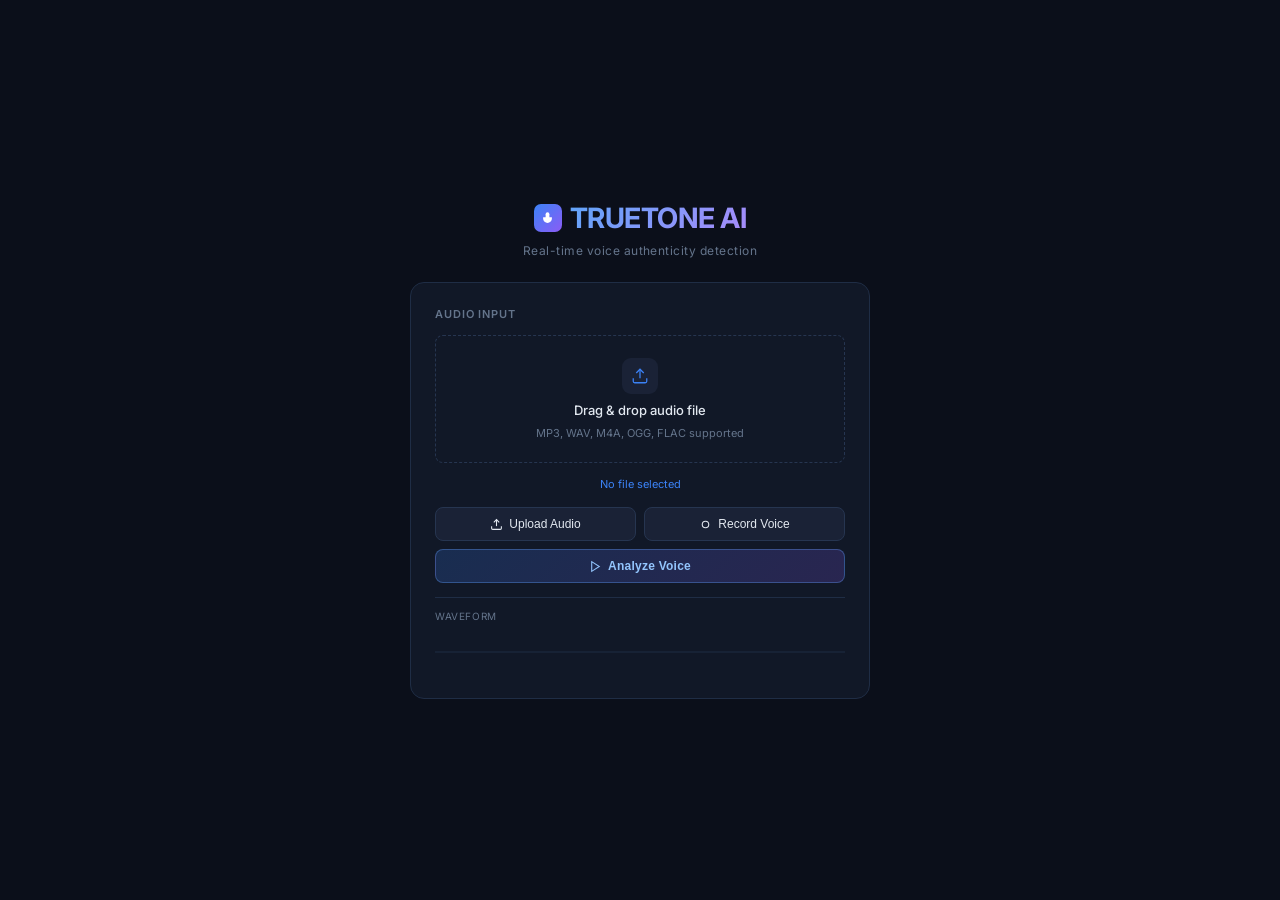
<file: templates/index.html>
<!DOCTYPE html>
<html lang="en">
<head>
<meta charset="UTF-8" />
<meta name="viewport" content="width=device-width, initial-scale=1.0" />
<title>TRUETONE AI</title>
<link href="https://fonts.googleapis.com/css2?family=Inter:wght@300;400;500;600;700&display=swap" rel="stylesheet" />
<style>
  *, *::before, *::after { box-sizing: border-box; margin: 0; padding: 0; }

  :root {
    --bg:        #0b0f1a;
    --surface:   #111827;
    --surface2:  #1a2236;
    --border:    #1f2d45;
    --border2:   #263550;
    --text:      #e2e8f0;
    --muted:     #64748b;
    --accent:    #3b82f6;
    --purple:    #8b5cf6;
    --green:     #22c55e;
    --red:       #ef4444;
    --radius:    14px;
    --radius-sm: 8px;
    --transition: .2s ease;
  }

  body {
    font-family: 'Inter', sans-serif;
    background: var(--bg);
    color: var(--text);
    height: 100vh;
    overflow: hidden;
    display: flex;
    flex-direction: column;
    align-items: center;
    justify-content: center;
    padding: 10px 30px;
  }

  /* ── HEADER ── */
  header {
    text-align: center;
    margin-bottom: 24px;
    flex-shrink: 0;
  }
  .logo-mark {
    display: inline-flex;
    align-items: center;
    gap: 8px;
    margin-bottom: 6px;
  }
  .logo-icon {
    width: 28px; height: 28px;
    border-radius: 7px;
    background: linear-gradient(135deg, #3b82f6, #8b5cf6);
    display: flex; align-items: center; justify-content: center;
  }
  .logo-icon svg { width: 15px; height: 15px; fill: #fff; }
  h1 {
    font-size: clamp(22px, 3vw, 28px);
    font-weight: 700;
    background: linear-gradient(135deg, #60a5fa, #a78bfa);
    -webkit-background-clip: text;
    -webkit-text-fill-color: transparent;
    background-clip: text;
    letter-spacing: -0.5px;
  }
  .tagline {
    font-size: 12px;
    color: var(--muted);
    letter-spacing: .04em;
    margin-top: 2px;
  }

  /* ── CARD ── */
  .card {
    background: var(--surface);
    border: 1px solid var(--border);
    border-radius: var(--radius);
    padding: 24px;
    display: flex;
    flex-direction: column;
    gap: 14px;
    width: 100%;
    max-width: 460px;
  }
  .card-title {
    font-size: 11px;
    font-weight: 600;
    text-transform: uppercase;
    letter-spacing: .08em;
    color: var(--muted);
  }

  /* ── DROP ZONE ── */
  .drop-zone {
    border: 1.5px dashed var(--border2);
    border-radius: var(--radius-sm);
    padding: 22px 16px;
    display: flex;
    flex-direction: column;
    align-items: center;
    gap: 8px;
    cursor: pointer;
    transition: border-color var(--transition), background var(--transition);
    background: transparent;
  }
  .drop-zone:hover, .drop-zone.drag-over {
    border-color: var(--accent);
    background: rgba(59,130,246,.05);
  }
  .drop-icon {
    width: 36px; height: 36px;
    border-radius: 9px;
    background: var(--surface2);
    display: flex; align-items: center; justify-content: center;
  }
  .drop-icon svg { width: 18px; height: 18px; stroke: var(--accent); fill: none; stroke-width: 1.7; }
  .drop-label {
    font-size: 13px;
    font-weight: 500;
    color: var(--text);
  }
  .drop-sub {
    font-size: 11px;
    color: var(--muted);
  }
  .file-name {
    font-size: 11px;
    color: var(--accent);
    text-align: center;
    min-height: 16px;
    overflow: hidden;
    text-overflow: ellipsis;
    white-space: nowrap;
    max-width: 100%;
  }

  /* ── BUTTONS ── */
  .btn-row {
    display: grid;
    grid-template-columns: 1fr 1fr;
    gap: 8px;
  }
  .btn {
    display: inline-flex;
    align-items: center;
    justify-content: center;
    gap: 6px;
    padding: 9px 14px;
    border-radius: var(--radius-sm);
    font-size: 12px;
    font-weight: 500;
    cursor: pointer;
    border: 1px solid var(--border2);
    background: var(--surface2);
    color: var(--text);
    transition: background var(--transition), border-color var(--transition), transform .1s;
    white-space: nowrap;
  }
  .btn:hover { background: #223050; border-color: var(--accent); }
  .btn:active { transform: scale(.97); }
  .btn svg { width: 13px; height: 13px; stroke: currentColor; fill: none; stroke-width: 2; flex-shrink: 0; }
  .btn-analyze {
    grid-column: span 2;
    background: linear-gradient(135deg, rgba(59,130,246,.2), rgba(139,92,246,.2));
    border-color: rgba(99,160,255,.35);
    color: #93c5fd;
    font-weight: 600;
    letter-spacing: .02em;
  }
  .btn-analyze:hover {
    background: linear-gradient(135deg, rgba(59,130,246,.32), rgba(139,92,246,.32));
    border-color: rgba(99,160,255,.6);
    color: #bfdbfe;
  }
  .btn.recording { border-color: var(--red); color: #fca5a5; background: rgba(239,68,68,.1); }

  /* ── WAVEFORM ── */
  .waveform-section {
    border-top: 1px solid var(--border);
    padding-top: 12px;
    flex-shrink: 0;
  }
  .waveform-label {
    font-size: 10px;
    color: var(--muted);
    text-transform: uppercase;
    letter-spacing: .06em;
    margin-bottom: 8px;
  }
  #waveCanvas {
    width: 100%;
    height: 44px;
    display: block;
  }
</style>
</head>
<body>

<!-- ── HEADER ── -->
<header>
  <div class="logo-mark">
    <div class="logo-icon">
      <svg viewBox="0 0 24 24"><path d="M12 2a3 3 0 0 1 3 3v7a3 3 0 0 1-6 0V5a3 3 0 0 1 3-3z"/><path d="M19 10v2a7 7 0 0 1-14 0v-2"/><line x1="12" y1="19" x2="12" y2="23"/></svg>
    </div>
    <h1>TRUETONE AI</h1>
  </div>
  <p class="tagline">Real-time voice authenticity detection</p>
</header>

<!-- ── INPUT CARD ── -->
<div class="card">
  <span class="card-title">Audio Input</span>

  <!-- Drop Zone -->
  <div class="drop-zone" id="dropZone">
    <div class="drop-icon">
      <svg viewBox="0 0 24 24"><path d="M21 15v4a2 2 0 0 1-2 2H5a2 2 0 0 1-2-2v-4"/><polyline points="17 8 12 3 7 8"/><line x1="12" y1="3" x2="12" y2="15"/></svg>
    </div>
    <p class="drop-label">Drag & drop audio file</p>
    <p class="drop-sub">MP3, WAV, M4A, OGG, FLAC supported</p>
  </div>
  <p class="file-name" id="fileName">No file selected</p>

  <input type="file" id="fileInput" accept="audio/*" style="display:none" />

  <!-- Buttons -->
  <div class="btn-row">
    <button class="btn" id="btnUpload">
      <svg viewBox="0 0 24 24"><path d="M21 15v4a2 2 0 0 1-2 2H5a2 2 0 0 1-2-2v-4"/><polyline points="17 8 12 3 7 8"/><line x1="12" y1="3" x2="12" y2="15"/></svg>
      Upload Audio
    </button>
    <button class="btn" id="btnRecord">
      <svg viewBox="0 0 24 24"><circle cx="12" cy="12" r="6"/></svg>
      Record Voice
    </button>
    <button class="btn btn-analyze" id="btnAnalyze">
      <svg viewBox="0 0 24 24"><polygon points="5 3 19 12 5 21 5 3"/></svg>
      Analyze Voice
    </button>
  </div>

  <!-- Waveform -->
  <div class="waveform-section">
    <p class="waveform-label">Waveform</p>
    <canvas id="waveCanvas"></canvas>
  </div>
</div>

<script>
(function () {
  let selectedFile = null;
  let mediaRecorder = null;
  let recordingChunks = [];
  let isRecording = false;
  let audioContext = null;
  let analyserNode = null;
  let waveAnimId = null;

  const fileInput  = document.getElementById('fileInput');
  const dropZone   = document.getElementById('dropZone');
  const fileNameEl = document.getElementById('fileName');
  const btnUpload  = document.getElementById('btnUpload');
  const btnRecord  = document.getElementById('btnRecord');
  const btnAnalyze = document.getElementById('btnAnalyze');
  const canvas     = document.getElementById('waveCanvas');
  const ctx        = canvas.getContext('2d');

  // ── FILE UPLOAD ──────────────────────────────────────────────────────
  btnUpload.addEventListener('click', () => fileInput.click());
  fileInput.addEventListener('change', () => {
    if (fileInput.files[0]) loadFile(fileInput.files[0]);
  });

  dropZone.addEventListener('dragover', e => { e.preventDefault(); dropZone.classList.add('drag-over'); });
  dropZone.addEventListener('dragleave', () => dropZone.classList.remove('drag-over'));
  dropZone.addEventListener('drop', e => {
    e.preventDefault(); dropZone.classList.remove('drag-over');
    const f = e.dataTransfer.files[0];
    if (f && f.type.startsWith('audio/')) loadFile(f);
  });
  dropZone.addEventListener('click', () => fileInput.click());

  function loadFile(file) {
    selectedFile = file;
    fileNameEl.textContent = file.name;
    drawIdleWave();
  }

  // ── RECORD ──────────────────────────────────────────────────────────
  btnRecord.addEventListener('click', async () => {
    if (isRecording) {
      mediaRecorder && mediaRecorder.stop();
      return;
    }
    try {
      console.log('Starting recording...');
      const stream = await navigator.mediaDevices.getUserMedia({ audio: true });
      console.log('✅ Microphone access granted');
      
      startLiveWave(stream);
      
      // Try different audio MIME types
      let mimeType = 'audio/webm';
      const types = [
        'audio/wav',
        'audio/webm',
        'audio/ogg',
        'audio/mp4'
      ];
      
      for (const type of types) {
        if (MediaRecorder.isTypeSupported(type)) {
          mimeType = type;
          console.log('Using MIME type:', mimeType);
          break;
        }
      }
      
      mediaRecorder = new MediaRecorder(stream, { mimeType });
      recordingChunks = [];
      mediaRecorder.ondataavailable = e => recordingChunks.push(e.data);
      mediaRecorder.onstop = () => {
        console.log('Recording stopped. Chunks:', recordingChunks.length);
        stream.getTracks().forEach(t => t.stop());
        stopLiveWave();
        
        // Create blob with the recorded data
        const blob = new Blob(recordingChunks, { type: mimeType });
        console.log('Blob size:', blob.size, 'type:', mimeType);
        
        // Determine file extension based on MIME type
        let ext = 'webm';
        if (mimeType.includes('wav')) ext = 'wav';
        else if (mimeType.includes('ogg')) ext = 'ogg';
        else if (mimeType.includes('mp4')) ext = 'm4a';
        
        const file = new File([blob], `recording.${ext}`, { type: mimeType });
        console.log('Created file:', file.name, file.type);
        loadFile(file);
        
        isRecording = false;
        btnRecord.classList.remove('recording');
        btnRecord.innerHTML = `<svg viewBox="0 0 24 24" style="width:13px;height:13px;stroke:currentColor;fill:none;stroke-width:2"><circle cx="12" cy="12" r="6"/></svg> Record Voice`;
      };
      
      mediaRecorder.start();
      isRecording = true;
      btnRecord.classList.add('recording');
      btnRecord.innerHTML = `<svg viewBox="0 0 24 24" style="width:13px;height:13px;stroke:currentColor;fill:none;stroke-width:2"><rect x="6" y="6" width="12" height="12" rx="2"/></svg> Stop`;
      console.log('Recording started');
    } catch(err) {
      console.error('Recording error:', err);
      alert('Microphone error: ' + err.message);
    }
  });

  // ── ANALYZE → Call real API ───────────────────────────────────
  btnAnalyze.addEventListener('click', async () => {
    if (!selectedFile) { alert('Please upload or record an audio file first.'); return; }
    
    console.log('Selected file:', selectedFile);
    console.log('File name:', selectedFile.name);
    console.log('File type:', selectedFile.type);
    console.log('File size:', selectedFile.size);
    
    btnAnalyze.disabled = true;
    btnAnalyze.textContent = 'Analyzing…';
    
    const formData = new FormData();
    formData.append('file', selectedFile);
    
    try {
      console.log('Sending request to /api/predict...');
      const response = await fetch('/api/predict', {
        method: 'POST',
        body: formData
      });
      
      console.log('Response status:', response.status);
      const result = await response.json();
      console.log('Response:', result);
      
      if (result.status === 'success') {
        // Store result in localStorage and redirect
        localStorage.setItem('predictionResult', JSON.stringify(result.result));
        localStorage.setItem('audioFile', selectedFile.name);
        console.log('✅ Redirecting to result.html');
        setTimeout(() => {
          window.location.href = '/result.html';
        }, 500);
      } else {
        alert('Error: ' + result.error);
        btnAnalyze.disabled = false;
        btnAnalyze.textContent = 'Analyze Voice';
      }
    } catch(err) {
      console.error('Error:', err);
      alert('Network error: ' + err.message);
      btnAnalyze.disabled = false;
      btnAnalyze.textContent = 'Analyze Voice';
    }
  });

  // ── WAVEFORM ─────────────────────────────────────────────────────────
  function resizeCanvas() {
    const rect = canvas.getBoundingClientRect();
    canvas.width  = rect.width  * devicePixelRatio;
    canvas.height = rect.height * devicePixelRatio;
    ctx.scale(devicePixelRatio, devicePixelRatio);
  }
  resizeCanvas();
  window.addEventListener('resize', () => { resizeCanvas(); drawIdleWave(); });

  function drawIdleWave() {
    const w = canvas.getBoundingClientRect().width;
    const h = canvas.getBoundingClientRect().height;
    ctx.clearRect(0, 0, w, h);
    ctx.beginPath();
    ctx.strokeStyle = '#1f2d45';
    ctx.lineWidth = 1.2;
    ctx.moveTo(0, h / 2);
    ctx.lineTo(w, h / 2);
    ctx.stroke();
  }

  function startLiveWave(stream) {
    audioContext = new (window.AudioContext || window.webkitAudioContext)();
    analyserNode = audioContext.createAnalyser();
    analyserNode.fftSize = 256;
    const src = audioContext.createMediaStreamSource(stream);
    src.connect(analyserNode);
    const buf = new Uint8Array(analyserNode.frequencyBinCount);
    const w = canvas.getBoundingClientRect().width;
    const h = canvas.getBoundingClientRect().height;

    function draw() {
      waveAnimId = requestAnimationFrame(draw);
      analyserNode.getByteTimeDomainData(buf);
      ctx.clearRect(0, 0, w, h);
      ctx.beginPath();
      ctx.strokeStyle = '#3b82f6';
      ctx.globalAlpha = 0.65;
      ctx.lineWidth = 1.2;
      const sliceW = w / buf.length;
      let x = 0;
      for (let i = 0; i < buf.length; i++) {
        const v = buf[i] / 128.0;
        const y = v * h / 2;
        i === 0 ? ctx.moveTo(x, y) : ctx.lineTo(x, y);
        x += sliceW;
      }
      ctx.stroke();
      ctx.globalAlpha = 1;
    }
    draw();
  }

  function stopLiveWave() {
    cancelAnimationFrame(waveAnimId);
    audioContext && audioContext.close();
    drawIdleWave();
  }

  drawIdleWave();
})();
</script>
</body>
</html>
</file>
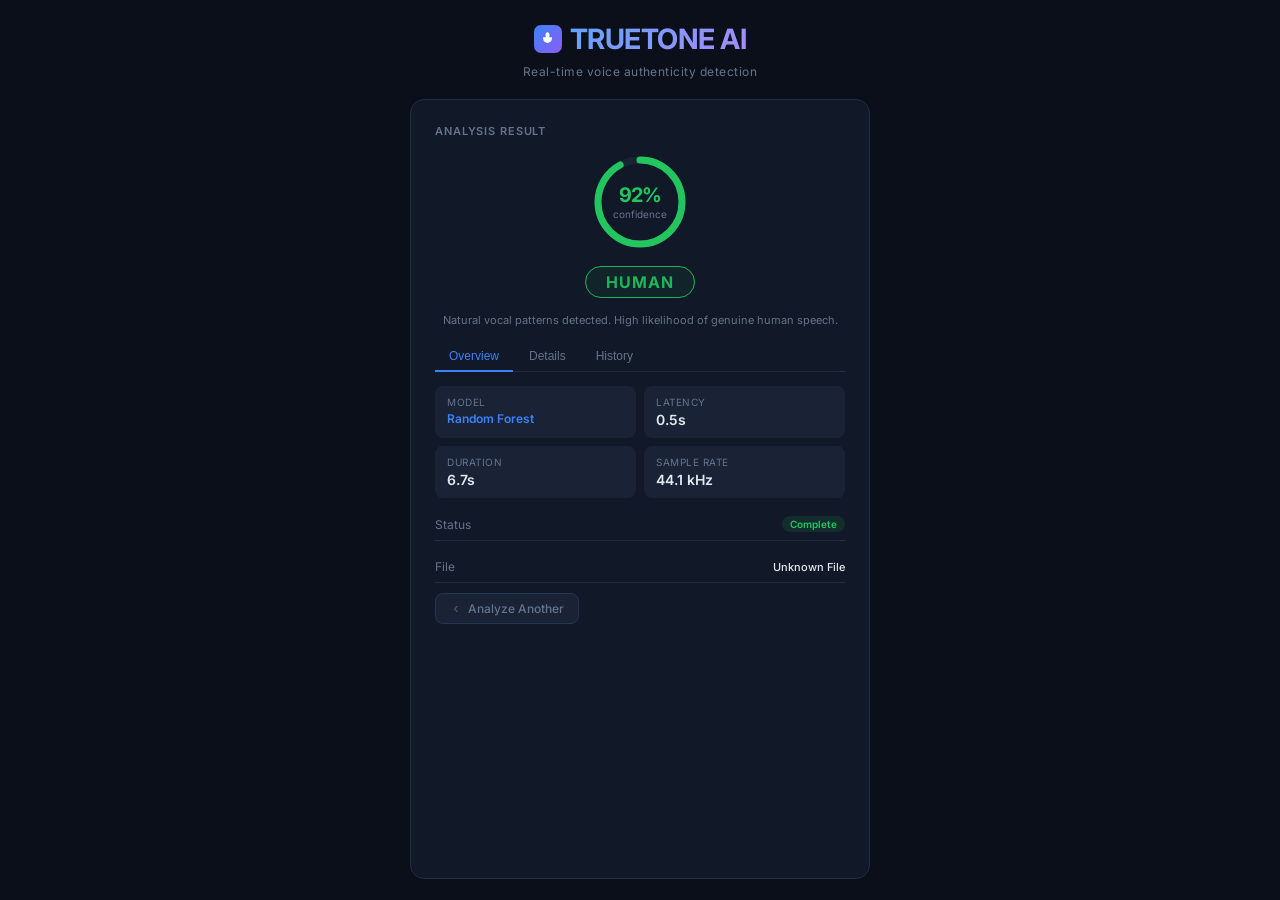
<file: templates/result.html>
<!DOCTYPE html>
<html lang="en">
<head>
<meta charset="UTF-8" />
<meta name="viewport" content="width=device-width, initial-scale=1.0" />
<title>TRUETONE AI — Result</title>
<link href="https://fonts.googleapis.com/css2?family=Inter:wght@300;400;500;600;700&display=swap" rel="stylesheet" />
<style>
  *, *::before, *::after { box-sizing: border-box; margin: 0; padding: 0; }

  :root {
    --bg:        #0b0f1a;
    --surface:   #111827;
    --surface2:  #1a2236;
    --border:    #1f2d45;
    --border2:   #263550;
    --text:      #e2e8f0;
    --muted:     #64748b;
    --accent:    #3b82f6;
    --purple:    #8b5cf6;
    --green:     #22c55e;
    --red:       #ef4444;
    --radius:    14px;
    --radius-sm: 8px;
    --transition: .2s ease;
  }

  body {
    font-family: 'Inter', sans-serif;
    background: var(--bg);
    color: var(--text);
    height: 100vh;
    overflow: hidden;
    display: flex;
    flex-direction: column;
    align-items: center;
    justify-content: center;
    padding: 10px 30px;
  }

  /* ── HEADER ── */
  header {
    text-align: center;
    margin-bottom: 20px;
    flex-shrink: 0;
  }
  .logo-mark {
    display: inline-flex;
    align-items: center;
    gap: 8px;
    margin-bottom: 6px;
  }
  .logo-icon {
    width: 28px; height: 28px;
    border-radius: 7px;
    background: linear-gradient(135deg, #3b82f6, #8b5cf6);
    display: flex; align-items: center; justify-content: center;
  }
  .logo-icon svg { width: 15px; height: 15px; fill: #fff; }
  h1 {
    font-size: clamp(22px, 3vw, 28px);
    font-weight: 700;
    background: linear-gradient(135deg, #60a5fa, #a78bfa);
    -webkit-background-clip: text;
    -webkit-text-fill-color: transparent;
    background-clip: text;
    letter-spacing: -0.5px;
  }
  .tagline {
    font-size: 12px;
    color: var(--muted);
    letter-spacing: .04em;
    margin-top: 2px;
  }

  /* ── CARD ── */
  .card {
    background: var(--surface);
    border: 1px solid var(--border);
    border-radius: var(--radius);
    padding: 24px;
    display: flex;
    flex-direction: column;
    gap: 14px;
    width: 100%;
    max-width: 460px;
    min-height: 0;
    flex: 1;
    max-height: calc(100vh - 120px);
  }
  .card-title {
    font-size: 11px;
    font-weight: 600;
    text-transform: uppercase;
    letter-spacing: .08em;
    color: var(--muted);
    flex-shrink: 0;
  }

  /* ── RESULT ── */
  .result-wrap {
    display: flex;
    flex-direction: column;
    align-items: center;
    justify-content: center;
    gap: 14px;
    flex-shrink: 0;
  }
  .circle-wrap {
    position: relative;
    width: 100px; height: 100px;
  }
  .circle-wrap svg { width: 100%; height: 100%; transform: rotate(-90deg); }
  .circle-bg { fill: none; stroke: var(--surface2); stroke-width: 7; }
  .circle-bar { fill: none; stroke-width: 7; stroke-linecap: round; transition: stroke-dashoffset 1s cubic-bezier(.4,0,.2,1), stroke .4s; }
  .circle-label {
    position: absolute;
    inset: 0;
    display: flex;
    flex-direction: column;
    align-items: center;
    justify-content: center;
    gap: 1px;
  }
  .conf-pct {
    font-size: 20px;
    font-weight: 700;
    letter-spacing: -1px;
  }
  .conf-sub { font-size: 10px; color: var(--muted); }
  .result-badge {
    font-size: 16px;
    font-weight: 700;
    letter-spacing: .06em;
    padding: 5px 20px;
    border-radius: 999px;
    border: 1px solid currentColor;
    opacity: .9;
  }
  .result-badge.human  { color: var(--green); background: rgba(34,197,94,.08); }
  .result-badge.machine { color: var(--red);  background: rgba(239,68,68,.08); }
  .result-note { font-size: 11px; color: var(--muted); text-align: center; line-height: 1.5; }

  .result-idle {
    display: flex; flex-direction: column; align-items: center; gap: 10px;
    color: var(--muted); flex-shrink: 0; justify-content: center; padding: 20px 0;
  }
  .result-idle svg { width: 32px; height: 32px; stroke: var(--border2); fill: none; stroke-width: 1.5; }
  .result-idle p { font-size: 12px; }

  /* ── TABS ── */
  .tab-bar {
    display: flex;
    gap: 2px;
    border-bottom: 1px solid var(--border);
    flex-shrink: 0;
  }
  .tab-btn {
    padding: 7px 14px;
    font-size: 12px;
    font-weight: 500;
    color: var(--muted);
    background: none;
    border: none;
    border-bottom: 2px solid transparent;
    cursor: pointer;
    transition: color var(--transition), border-color var(--transition);
    white-space: nowrap;
    margin-bottom: -1px;
  }
  .tab-btn:hover { color: var(--text); }
  .tab-btn.active { color: var(--accent); border-bottom-color: var(--accent); }

  .tab-content { display: none; flex: 1; min-height: 0; overflow-y: auto; }
  .tab-content.active { display: flex; flex-direction: column; gap: 10px; }
  .tab-content::-webkit-scrollbar { width: 3px; }
  .tab-content::-webkit-scrollbar-thumb { background: var(--border2); border-radius: 4px; }

  .stat-row {
    display: grid;
    grid-template-columns: 1fr 1fr;
    gap: 8px;
  }
  .stat-box {
    background: var(--surface2);
    border-radius: var(--radius-sm);
    padding: 10px 12px;
  }
  .stat-label { font-size: 10px; color: var(--muted); margin-bottom: 3px; text-transform: uppercase; letter-spacing: .05em; }
  .stat-val { font-size: 14px; font-weight: 600; }

  .detail-item {
    display: flex;
    justify-content: space-between;
    align-items: center;
    font-size: 12px;
    padding: 8px 0;
    border-bottom: 1px solid var(--border);
  }
  .detail-item:last-child { border-bottom: none; }
  .detail-key { color: var(--muted); }
  .detail-val { font-weight: 500; color: var(--text); }
  .badge {
    font-size: 10px;
    font-weight: 600;
    padding: 2px 8px;
    border-radius: 999px;
  }
  .badge-green { background: rgba(34,197,94,.12);  color: var(--green); }
  .badge-blue  { background: rgba(59,130,246,.12);  color: #60a5fa; }
  .badge-red   { background: rgba(239,68,68,.12);   color: var(--red); }

  .history-empty { font-size: 12px; color: var(--muted); padding: 8px 0; }
  .history-item {
    background: var(--surface2);
    border-radius: var(--radius-sm);
    padding: 10px 12px;
    display: flex;
    justify-content: space-between;
    align-items: center;
    font-size: 12px;
    flex-shrink: 0;
  }
  .hist-file { color: var(--text); font-weight: 500; max-width: 220px; overflow: hidden; text-overflow: ellipsis; white-space: nowrap; }
  .hist-meta { font-size: 10px; color: var(--muted); margin-top: 2px; }

  /* ── BACK BUTTON ── */
  .btn-back {
    display: inline-flex;
    align-items: center;
    gap: 6px;
    padding: 7px 14px;
    border-radius: var(--radius-sm);
    font-size: 12px;
    font-weight: 500;
    cursor: pointer;
    border: 1px solid var(--border2);
    background: var(--surface2);
    color: var(--muted);
    transition: background var(--transition), border-color var(--transition), color var(--transition);
    align-self: flex-start;
    flex-shrink: 0;
    text-decoration: none;
  }
  .btn-back:hover { background: #223050; border-color: var(--accent); color: var(--text); }
  .btn-back svg { width: 12px; height: 12px; stroke: currentColor; fill: none; stroke-width: 2; }
</style>
</head>
<body>

<!-- ── HEADER ── -->
<header>
  <div class="logo-mark">
    <div class="logo-icon">
      <svg viewBox="0 0 24 24"><path d="M12 2a3 3 0 0 1 3 3v7a3 3 0 0 1-6 0V5a3 3 0 0 1 3-3z"/><path d="M19 10v2a7 7 0 0 1-14 0v-2"/><line x1="12" y1="19" x2="12" y2="23"/></svg>
    </div>
    <h1>TRUETONE AI</h1>
  </div>
  <p class="tagline">Real-time voice authenticity detection</p>
</header>

<!-- ── RESULT CARD ── -->
<div class="card">
  <span class="card-title">Analysis Result</span>

  <!-- Loading state -->
  <div id="resultIdle" class="result-idle">
    <svg viewBox="0 0 24 24"><circle cx="12" cy="12" r="10"/><line x1="12" y1="8" x2="12" y2="12"/><line x1="12" y1="16" x2="12.01" y2="16"/></svg>
    <p>Running analysis…</p>
  </div>

  <!-- Result panel -->
  <div id="resultPanel" class="result-wrap" style="display:none">
    <div class="circle-wrap">
      <svg viewBox="0 0 100 100">
        <circle class="circle-bg" cx="50" cy="50" r="42"/>
        <circle class="circle-bar" id="circleBar" cx="50" cy="50" r="42"
          stroke-dasharray="263.9" stroke-dashoffset="263.9" />
      </svg>
      <div class="circle-label">
        <span class="conf-pct" id="confPct">0%</span>
        <span class="conf-sub">confidence</span>
      </div>
    </div>
    <div class="result-badge" id="resultBadge">—</div>
    <p class="result-note" id="resultNote">—</p>
  </div>

  <!-- Tabs -->
  <div class="tab-bar">
    <button class="tab-btn active" data-tab="overview">Overview</button>
    <button class="tab-btn" data-tab="details">Details</button>
    <button class="tab-btn" data-tab="history">History</button>
  </div>

  <!-- Overview -->
  <div class="tab-content active" id="tab-overview">
    <div class="stat-row">
      <div class="stat-box">
        <p class="stat-label">Model</p>
        <p class="stat-val" style="font-size:12px;color:var(--accent)">Random Forest</p>
      </div>
      <div class="stat-box">
        <p class="stat-label">Latency</p>
        <p class="stat-val" id="latencyVal">—</p>
      </div>
      <div class="stat-box">
        <p class="stat-label">Duration</p>
        <p class="stat-val" id="durationVal">—</p>
      </div>
      <div class="stat-box">
        <p class="stat-label">Sample Rate</p>
        <p class="stat-val" id="srVal">—</p>
      </div>
    </div>
    <div class="detail-item">
      <span class="detail-key">Status</span>
      <span class="badge badge-blue" id="statusBadge">Analyzing…</span>
    </div>
    <div class="detail-item">
      <span class="detail-key">File</span>
      <span class="detail-val" id="ovFileName" style="font-size:11px;max-width:220px;overflow:hidden;text-overflow:ellipsis;white-space:nowrap">—</span>
    </div>
    <a class="btn-back" href="/">
      <svg viewBox="0 0 24 24"><polyline points="15 18 9 12 15 6"/></svg>
      Analyze Another
    </a>
  </div>

  <!-- Details -->
  <div class="tab-content" id="tab-details">
    <div class="detail-item">
      <span class="detail-key">Spectral Score</span>
      <span class="detail-val" id="d-spectral">—</span>
    </div>
    <div class="detail-item">
      <span class="detail-key">Prosody Score</span>
      <span class="detail-val" id="d-prosody">—</span>
    </div>
    <div class="detail-item">
      <span class="detail-key">Breathiness Index</span>
      <span class="detail-val" id="d-breath">—</span>
    </div>
    <div class="detail-item">
      <span class="detail-key">Artifact Level</span>
      <span class="detail-val" id="d-artifact">—</span>
    </div>
    <div class="detail-item">
      <span class="detail-key">Fundamental Freq</span>
      <span class="detail-val" id="d-f0">—</span>
    </div>
    <div class="detail-item">
      <span class="detail-key">Verdict</span>
      <span class="badge" id="d-verdict">Pending</span>
    </div>
  </div>

  <!-- History -->
  <div class="tab-content" id="tab-history">
    <p class="history-empty" id="histEmpty">No analyses yet.</p>
    <div id="histList" style="display:flex;flex-direction:column;gap:6px;"></div>
  </div>

</div>

<script>
(function () {
  let history = [];

  const circleBar   = document.getElementById('circleBar');
  const confPct     = document.getElementById('confPct');
  const resultBadge = document.getElementById('resultBadge');
  const resultNote  = document.getElementById('resultNote');
  const resultIdle  = document.getElementById('resultIdle');
  const resultPanel = document.getElementById('resultPanel');

  // ── TABS ──────────────────────────────────────────────────────────
  document.querySelectorAll('.tab-btn').forEach(btn => {
    btn.addEventListener('click', () => {
      document.querySelectorAll('.tab-btn').forEach(b => b.classList.remove('active'));
      document.querySelectorAll('.tab-content').forEach(c => c.classList.remove('active'));
      btn.classList.add('active');
      document.getElementById('tab-' + btn.dataset.tab).classList.add('active');
    });
  });

  // ── READ FILE FROM LOCALSTORAGE ───────────────────────────────────
  const audioFileName = localStorage.getItem('audioFile') || 'Unknown File';
  document.getElementById('ovFileName').textContent = audioFileName;

  // ── GET PREDICTION RESULT FROM API ────────────────────────────────────
  const predictionData = localStorage.getItem('predictionResult');
  
  if (predictionData) {
    // We have actual prediction from API
    const pred = JSON.parse(predictionData);
    const latency = '0.5s'; // Approximate
    
    setTimeout(() => {
      showResult(
        pred.class === 0, // class 0 = Human, 1 = Machine
        Math.round(pred.confidence * 100),
        latency,
        audioFileName,
        pred
      );
    }, 300);
  } else {
    // Fallback to simulated (shouldn't happen now)
    setTimeout(() => {
      const confidence = Math.floor(Math.random() * 28) + 72;
      const isHuman = Math.random() > 0.45;
      showResult(isHuman, confidence, '0.5s', audioFileName, null);
    }, 300);
  }

  function showResult(isHuman, confidence, latency, fileName, predData) {
    resultIdle.style.display = 'none';
    resultPanel.style.display = 'flex';

    const color = isHuman ? '#22c55e' : '#ef4444';
    const label = isHuman ? 'HUMAN' : 'MACHINE';

    // Animate circle
    const circumference = 263.9;
    const offset = circumference - (confidence / 100) * circumference;
    circleBar.style.stroke = color;
    circleBar.style.strokeDashoffset = offset;
    confPct.style.color = color;

    // Count-up animation
    let current = 0;
    const target = confidence;
    const step = () => {
      current = Math.min(current + 2, target);
      confPct.textContent = current + '%';
      if (current < target) requestAnimationFrame(step);
    };
    requestAnimationFrame(step);

    resultBadge.textContent = label;
    resultBadge.className = 'result-badge ' + (isHuman ? 'human' : 'machine');
    
    if (predData) {
      // Use actual prediction data
      resultNote.textContent = predData.decision;
    } else {
      // Use fallback message
      resultNote.textContent = isHuman
        ? 'Natural vocal patterns detected. High likelihood of genuine human speech.'
        : 'Synthetic artifacts detected. Voice appears to be AI-generated.';
    }

    // Overview stats
    document.getElementById('latencyVal').textContent = latency;
    const dur = (Math.random() * 8 + 1.5).toFixed(1) + 's';
    document.getElementById('durationVal').textContent = dur;
    document.getElementById('srVal').textContent = '44.1 kHz';
    setStatus('Complete', 'badge-green');

    // Details
    document.getElementById('d-spectral').textContent = (Math.random() * .4 + .55).toFixed(3);
    document.getElementById('d-prosody').textContent  = (Math.random() * .4 + .55).toFixed(3);
    document.getElementById('d-breath').textContent   = isHuman ? 'High' : 'Low';
    document.getElementById('d-artifact').textContent = isHuman ? 'None' : 'Present';
    document.getElementById('d-f0').textContent       = Math.floor(Math.random() * 80 + 100) + ' Hz';
    const dv = document.getElementById('d-verdict');
    dv.textContent = label;
    dv.className = 'badge ' + (isHuman ? 'badge-green' : 'badge-red');

    // History
    history.unshift({ file: fileName, result: label, conf: confidence, color });
    renderHistory();
  }

  function setStatus(text, cls) {
    const el = document.getElementById('statusBadge');
    el.textContent = text;
    el.className = 'badge ' + cls;
  }

  function renderHistory() {
    const el = document.getElementById('histList');
    const empty = document.getElementById('histEmpty');
    if (history.length) empty.style.display = 'none';
    el.innerHTML = history.slice(0, 5).map(h => `
      <div class="history-item">
        <div>
          <p class="hist-file">${h.file}</p>
          <p class="hist-meta">${new Date().toLocaleTimeString()}</p>
        </div>
        <span class="badge" style="background:${h.color}18;color:${h.color}">${h.result} · ${h.conf}%</span>
      </div>`).join('');
  }

})();
</script>
</body>
</html>
</file>
